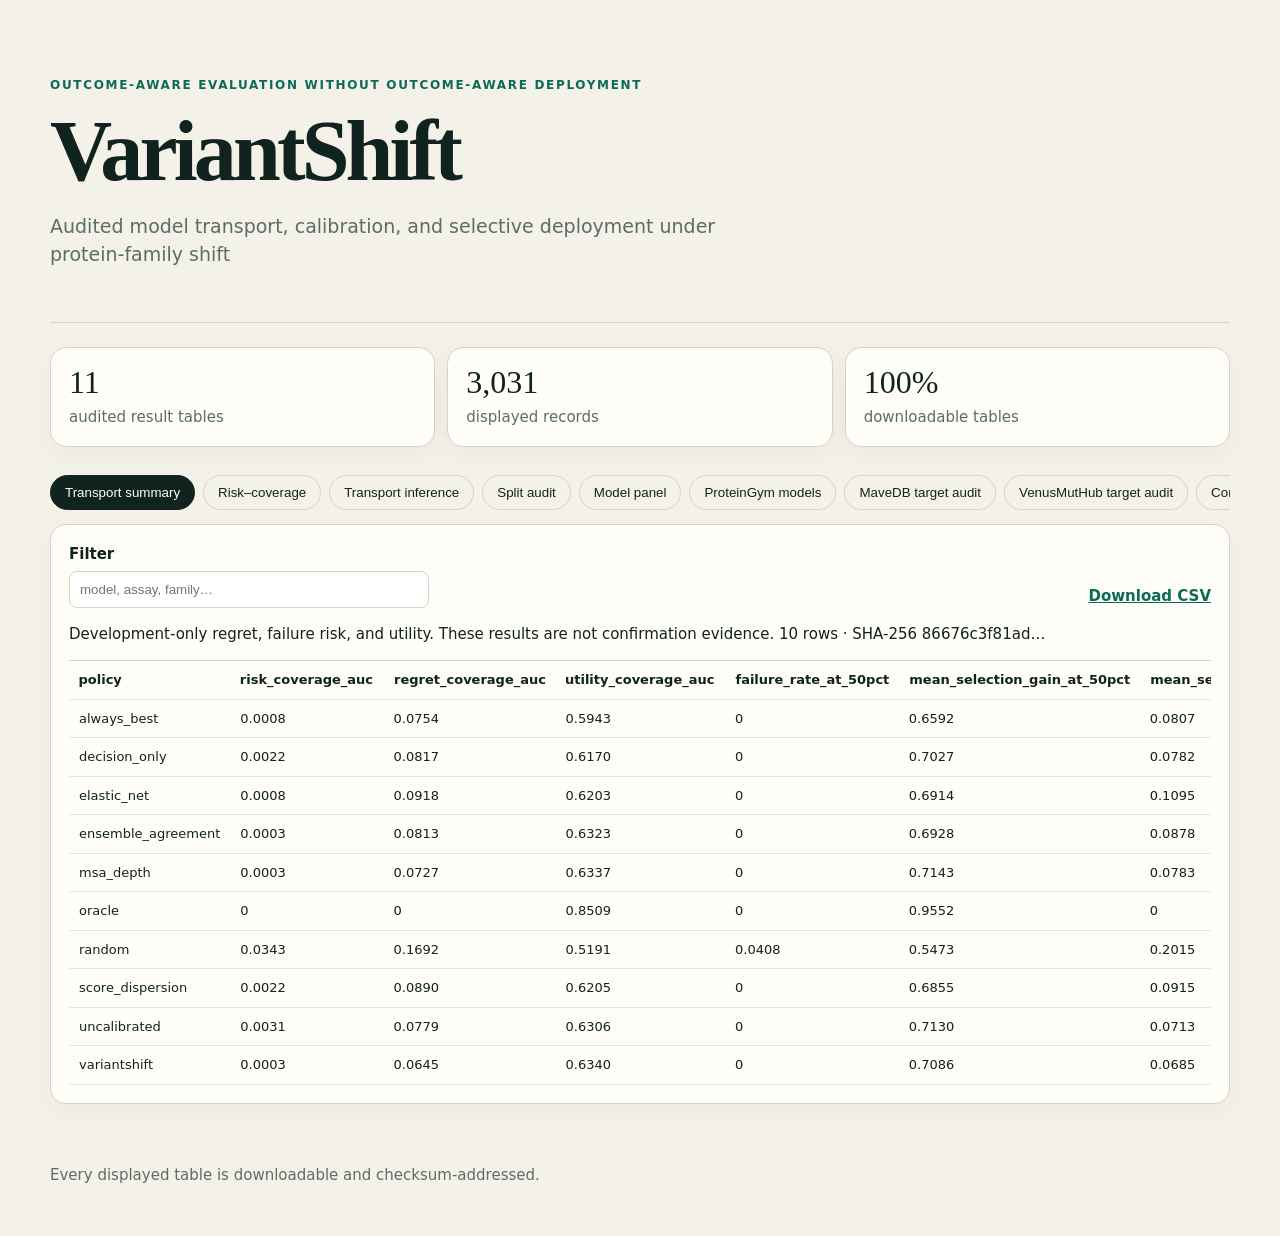
<file: site/index.html>
<!doctype html>
<html lang="en">
<head>
  <meta charset="utf-8">
  <meta name="viewport" content="width=device-width, initial-scale=1">
  <meta name="description" content="VariantShift benchmark and reliability explorer">
  <title>VariantShift</title>
  <link rel="stylesheet" href="styles.css">
</head>
<body>
  <header>
    <p class="eyebrow">Outcome-aware evaluation without outcome-aware deployment</p>
    <h1>VariantShift</h1>
    <p class="subtitle">Audited model transport, calibration, and selective deployment under protein-family shift</p>
  </header>
  <main>
    <section id="overview" class="overview" aria-label="Benchmark summary"></section>
    <nav id="tabs" aria-label="Result tables"></nav>
    <section class="panel">
      <div class="toolbar">
        <label>Filter <input id="filter" type="search" placeholder="model, assay, family…"></label>
        <a id="download" class="download" href="#">Download CSV</a>
      </div>
      <p id="description"></p>
      <div id="chart" class="chart" aria-label="Risk coverage chart"></div>
      <div class="table-wrap"><table id="results"></table></div>
      <p id="empty" hidden>No rows match this filter.</p>
    </section>
  </main>
  <footer>Every displayed table is downloadable and checksum-addressed.</footer>
  <script src="app.js"></script>
</body>
</html>
</file>
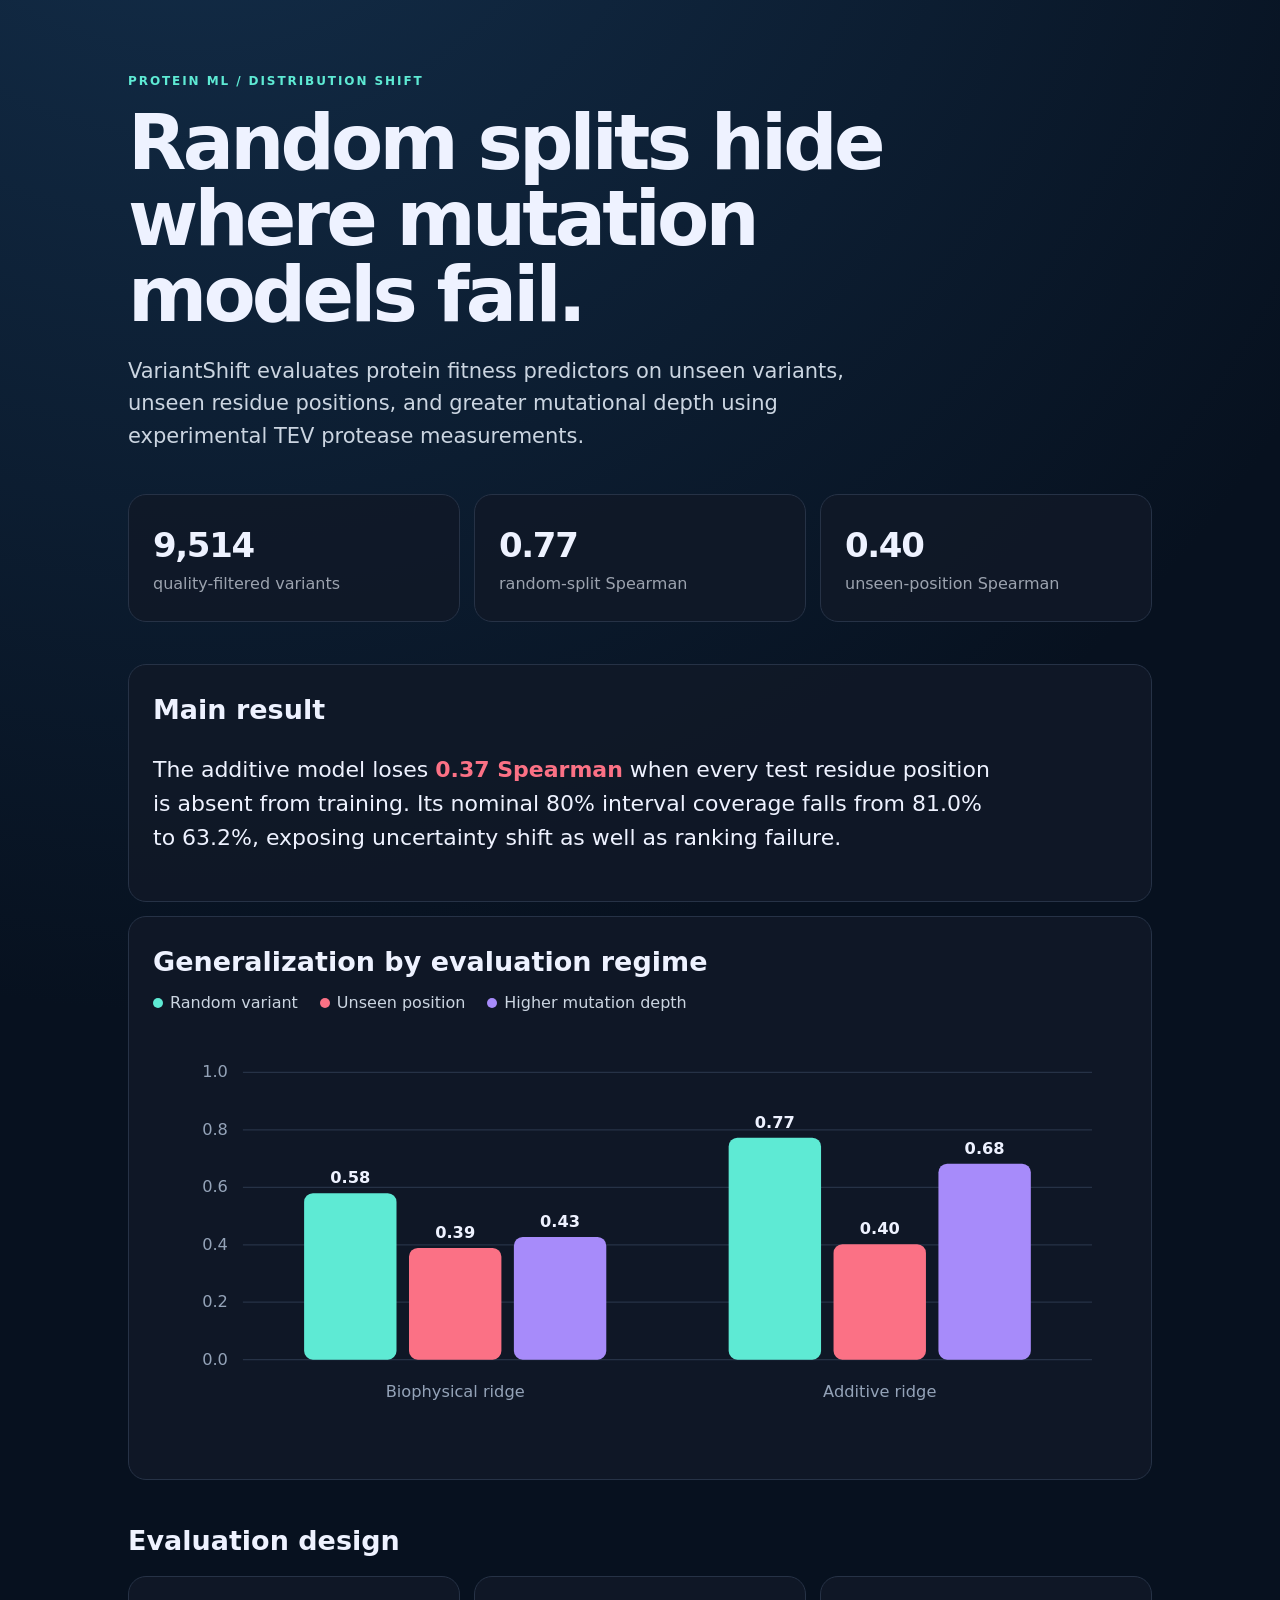
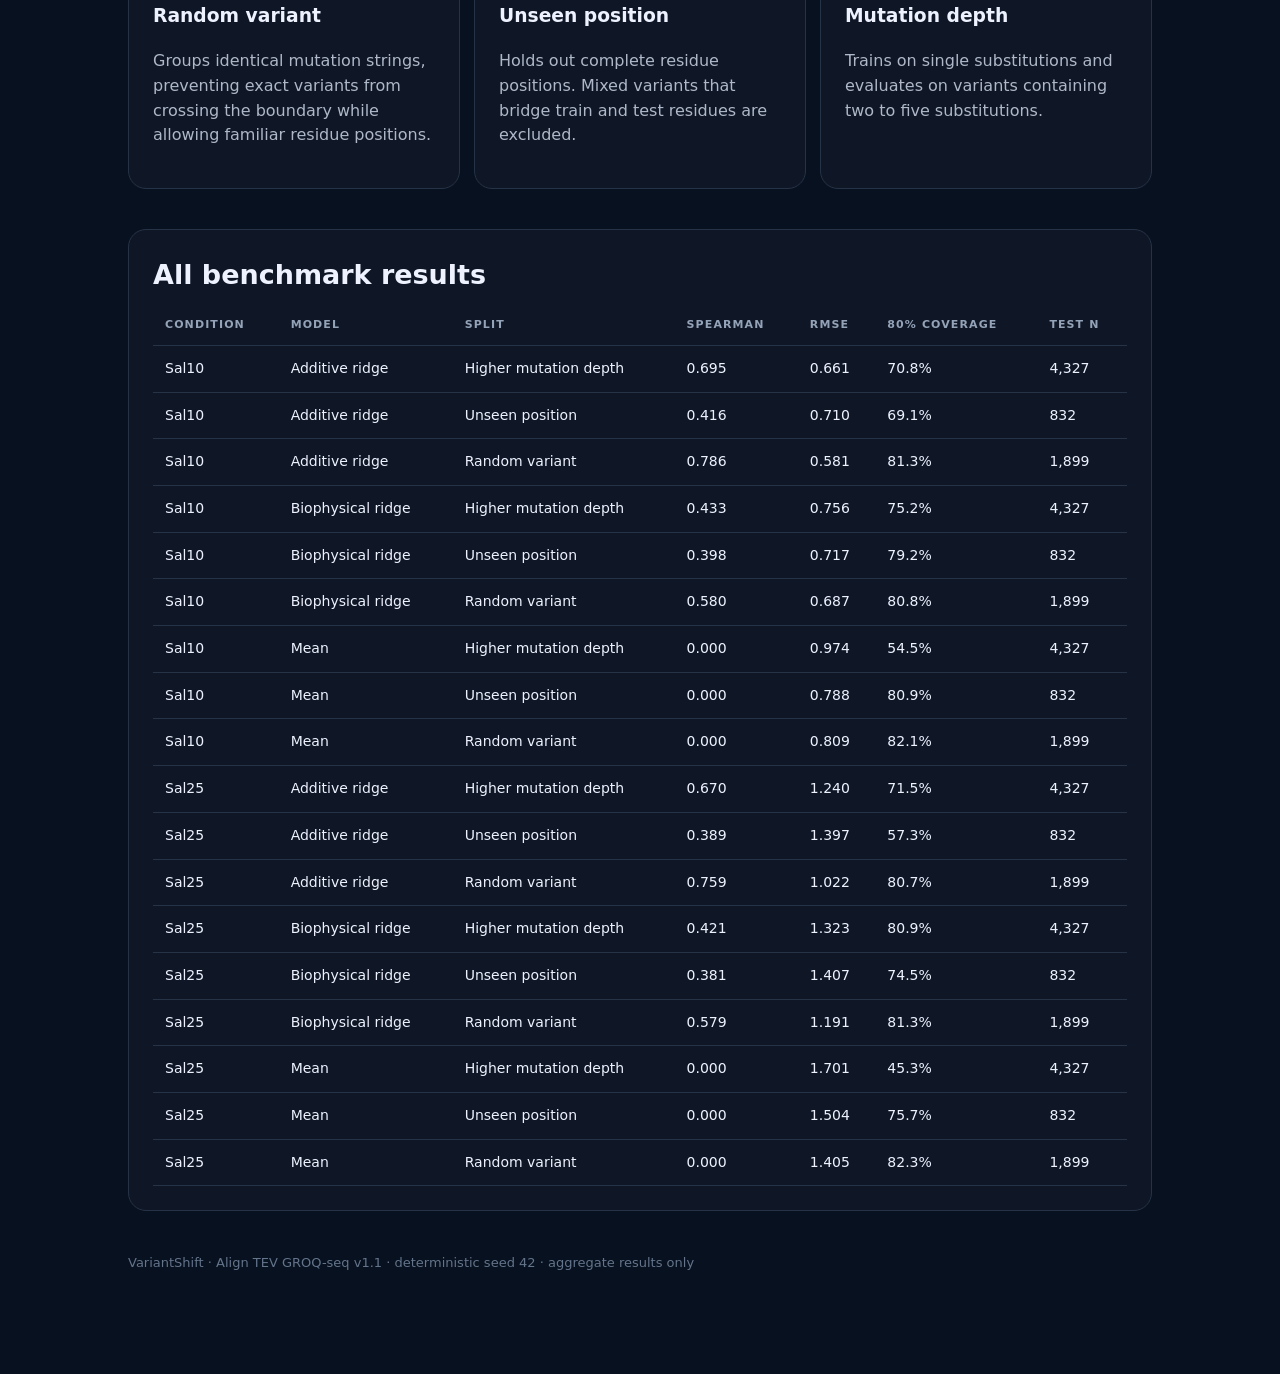
<file: results/report.html>
<!doctype html>
<html lang="en">
<head>
<meta charset="utf-8"><meta name="viewport" content="width=device-width,initial-scale=1">
<title>VariantShift — TEV benchmark</title>
<style>
:root{--ink:#eef2ff;--muted:#9ca3af;--panel:#111827;--line:#263246;--bg:#07111f}
*{box-sizing:border-box} body{margin:0;background:radial-gradient(circle at 15% -10%,#14304d,transparent 38%),var(--bg);color:var(--ink);font:16px/1.55 ui-sans-serif,system-ui,sans-serif}
main{max-width:1080px;margin:auto;padding:72px 28px 100px} .eyebrow{color:#5eead4;text-transform:uppercase;letter-spacing:.16em;font-size:12px;font-weight:800}
h1{font-size:clamp(42px,7vw,76px);line-height:1;margin:14px 0 22px;letter-spacing:-.05em;max-width:900px} .lede{font-size:21px;color:#cbd5e1;max-width:760px}
.stats{display:grid;grid-template-columns:repeat(3,1fr);gap:14px;margin:42px 0} .stat,.panel{background:color-mix(in srgb,var(--panel) 88%,transparent);border:1px solid var(--line);border-radius:18px;padding:24px}
.stat strong{display:block;font-size:34px;letter-spacing:-.04em} .stat span{color:var(--muted)} h2{font-size:27px;margin:0 0 8px} .finding{font-size:22px;max-width:840px}
.accent{color:#fb7185;font-weight:800} .grid{stroke:#263246;stroke-width:1} .axis,.label{fill:#94a3b8;font-size:13px} .value{fill:#eef2ff;font-size:13px;font-weight:800}
.legend{display:flex;gap:22px;flex-wrap:wrap;color:#cbd5e1;margin:8px 0 20px} .dot{width:10px;height:10px;border-radius:50%;display:inline-block;margin-right:7px}
table{border-collapse:collapse;width:100%;font-size:14px} th,td{text-align:left;padding:12px;border-bottom:1px solid var(--line)} th{color:#94a3b8;font-size:11px;text-transform:uppercase;letter-spacing:.1em}
.methods{display:grid;grid-template-columns:repeat(3,1fr);gap:14px;margin-top:14px} .methods h3{margin-top:0} .methods p{color:#aeb8c8} footer{margin-top:42px;color:#64748b;font-size:13px}
@media(max-width:760px){.stats,.methods{grid-template-columns:1fr}.table-wrap{overflow:auto}}
</style>
</head>
<body><main>
<div class="eyebrow">Protein ML / Distribution shift</div>
<h1>Random splits hide where mutation models fail.</h1>
<p class="lede">VariantShift evaluates protein fitness predictors on unseen variants, unseen residue positions, and greater mutational depth using experimental TEV protease measurements.</p>
<section class="stats">
  <div class="stat"><strong>9,514</strong><span>quality-filtered variants</span></div>
  <div class="stat"><strong>0.77</strong><span>random-split Spearman</span></div>
  <div class="stat"><strong>0.40</strong><span>unseen-position Spearman</span></div>
</section>
<section class="panel"><h2>Main result</h2>
<p class="finding">The additive model loses <span class="accent">0.37 Spearman</span> when every test residue position is absent from training. Its nominal 80% interval coverage falls from 81.0% to 63.2%, exposing uncertainty shift as well as ranking failure.</p>
</section>
<section class="panel" style="margin-top:14px"><h2>Generalization by evaluation regime</h2>
<div class="legend"><span><i class="dot" style="background:#5eead4"></i>Random variant</span><span><i class="dot" style="background:#fb7185"></i>Unseen position</span><span><i class="dot" style="background:#a78bfa"></i>Higher mutation depth</span></div>
<svg viewBox="0 0 780 330" role="img" aria-label="Spearman correlation by evaluation split"><line x1="72" y1="260.0" x2="752" y2="260.0" class="grid"/><text x="60" y="264.0" text-anchor="end" class="axis">0.0</text><line x1="72" y1="214.0" x2="752" y2="214.0" class="grid"/><text x="60" y="218.0" text-anchor="end" class="axis">0.2</text><line x1="72" y1="168.0" x2="752" y2="168.0" class="grid"/><text x="60" y="172.0" text-anchor="end" class="axis">0.4</text><line x1="72" y1="122.0" x2="752" y2="122.0" class="grid"/><text x="60" y="126.0" text-anchor="end" class="axis">0.6</text><line x1="72" y1="76.0" x2="752" y2="76.0" class="grid"/><text x="60" y="80.0" text-anchor="end" class="axis">0.8</text><line x1="72" y1="30.0" x2="752" y2="30.0" class="grid"/><text x="60" y="34.0" text-anchor="end" class="axis">1.0</text><rect x="121.0" y="126.7" width="74" height="133.3" rx="7" fill="#5eead4"/><text x="158.0" y="118.7" text-anchor="middle" class="value">0.58</text><rect x="205.0" y="170.5" width="74" height="89.5" rx="7" fill="#fb7185"/><text x="242.0" y="162.5" text-anchor="middle" class="value">0.39</text><rect x="289.0" y="161.8" width="74" height="98.2" rx="7" fill="#a78bfa"/><text x="326.0" y="153.8" text-anchor="middle" class="value">0.43</text><text x="242.0" y="290" text-anchor="middle" class="label">Biophysical ridge</text><rect x="461.0" y="82.3" width="74" height="177.7" rx="7" fill="#5eead4"/><text x="498.0" y="74.3" text-anchor="middle" class="value">0.77</text><rect x="545.0" y="167.5" width="74" height="92.5" rx="7" fill="#fb7185"/><text x="582.0" y="159.5" text-anchor="middle" class="value">0.40</text><rect x="629.0" y="103.1" width="74" height="156.9" rx="7" fill="#a78bfa"/><text x="666.0" y="95.1" text-anchor="middle" class="value">0.68</text><text x="582.0" y="290" text-anchor="middle" class="label">Additive ridge</text></svg>
</section>
<section style="margin-top:40px"><h2>Evaluation design</h2><div class="methods">
<div class="panel"><h3>Random variant</h3><p>Groups identical mutation strings, preventing exact variants from crossing the boundary while allowing familiar residue positions.</p></div>
<div class="panel"><h3>Unseen position</h3><p>Holds out complete residue positions. Mixed variants that bridge train and test residues are excluded.</p></div>
<div class="panel"><h3>Mutation depth</h3><p>Trains on single substitutions and evaluates on variants containing two to five substitutions.</p></div>
</div></section>
<section class="panel" style="margin-top:40px"><h2>All benchmark results</h2><div class="table-wrap"><table>
<thead><tr><th>Condition</th><th>Model</th><th>Split</th><th>Spearman</th><th>RMSE</th><th>80% coverage</th><th>Test n</th></tr></thead>
<tbody><tr><td>Sal10</td><td>Additive ridge</td><td>Higher mutation depth</td><td>0.695</td><td>0.661</td><td>70.8%</td><td>4,327</td></tr><tr><td>Sal10</td><td>Additive ridge</td><td>Unseen position</td><td>0.416</td><td>0.710</td><td>69.1%</td><td>832</td></tr><tr><td>Sal10</td><td>Additive ridge</td><td>Random variant</td><td>0.786</td><td>0.581</td><td>81.3%</td><td>1,899</td></tr><tr><td>Sal10</td><td>Biophysical ridge</td><td>Higher mutation depth</td><td>0.433</td><td>0.756</td><td>75.2%</td><td>4,327</td></tr><tr><td>Sal10</td><td>Biophysical ridge</td><td>Unseen position</td><td>0.398</td><td>0.717</td><td>79.2%</td><td>832</td></tr><tr><td>Sal10</td><td>Biophysical ridge</td><td>Random variant</td><td>0.580</td><td>0.687</td><td>80.8%</td><td>1,899</td></tr><tr><td>Sal10</td><td>Mean</td><td>Higher mutation depth</td><td>0.000</td><td>0.974</td><td>54.5%</td><td>4,327</td></tr><tr><td>Sal10</td><td>Mean</td><td>Unseen position</td><td>0.000</td><td>0.788</td><td>80.9%</td><td>832</td></tr><tr><td>Sal10</td><td>Mean</td><td>Random variant</td><td>0.000</td><td>0.809</td><td>82.1%</td><td>1,899</td></tr><tr><td>Sal25</td><td>Additive ridge</td><td>Higher mutation depth</td><td>0.670</td><td>1.240</td><td>71.5%</td><td>4,327</td></tr><tr><td>Sal25</td><td>Additive ridge</td><td>Unseen position</td><td>0.389</td><td>1.397</td><td>57.3%</td><td>832</td></tr><tr><td>Sal25</td><td>Additive ridge</td><td>Random variant</td><td>0.759</td><td>1.022</td><td>80.7%</td><td>1,899</td></tr><tr><td>Sal25</td><td>Biophysical ridge</td><td>Higher mutation depth</td><td>0.421</td><td>1.323</td><td>80.9%</td><td>4,327</td></tr><tr><td>Sal25</td><td>Biophysical ridge</td><td>Unseen position</td><td>0.381</td><td>1.407</td><td>74.5%</td><td>832</td></tr><tr><td>Sal25</td><td>Biophysical ridge</td><td>Random variant</td><td>0.579</td><td>1.191</td><td>81.3%</td><td>1,899</td></tr><tr><td>Sal25</td><td>Mean</td><td>Higher mutation depth</td><td>0.000</td><td>1.701</td><td>45.3%</td><td>4,327</td></tr><tr><td>Sal25</td><td>Mean</td><td>Unseen position</td><td>0.000</td><td>1.504</td><td>75.7%</td><td>832</td></tr><tr><td>Sal25</td><td>Mean</td><td>Random variant</td><td>0.000</td><td>1.405</td><td>82.3%</td><td>1,899</td></tr></tbody></table></div></section>
<footer>VariantShift · Align TEV GROQ-seq v1.1 · deterministic seed 42 · aggregate results only</footer>
</main></body></html>
</file>
<file: site/styles.css>
:root{color-scheme:light;--ink:#10231f;--muted:#5a6d67;--paper:#f4f1e8;--panel:#fffdf7;--accent:#0b6b55;--line:#d8d2c3}*{box-sizing:border-box}body{margin:0;background:var(--paper);color:var(--ink);font:15px/1.5 ui-sans-serif,system-ui,-apple-system,BlinkMacSystemFont,"Segoe UI",sans-serif}header,main,footer{width:min(1180px,calc(100% - 32px));margin:auto}header{padding:64px 0 34px;border-bottom:1px solid var(--line)}.eyebrow{text-transform:uppercase;letter-spacing:.14em;font-size:12px;color:var(--accent);font-weight:750}h1{font-family:Georgia,serif;font-size:clamp(42px,8vw,86px);line-height:.95;letter-spacing:-.045em;margin:.2em 0}.subtitle{font-size:19px;color:var(--muted);max-width:720px}.overview{display:grid;grid-template-columns:repeat(auto-fit,minmax(180px,1fr));gap:12px;padding:24px 0}.card,.panel{background:var(--panel);border:1px solid var(--line);border-radius:16px;box-shadow:0 8px 30px #10231f0a}.card{padding:18px}.card strong{display:block;font:32px/1 Georgia,serif;margin-bottom:8px}.card span{color:var(--muted)}nav{display:flex;gap:8px;overflow:auto;padding:4px 0 14px}button{border:1px solid var(--line);background:transparent;padding:9px 14px;border-radius:999px;color:var(--ink);white-space:nowrap;cursor:pointer}button.active{background:var(--ink);color:white;border-color:var(--ink)}.panel{padding:18px;margin-bottom:40px}.toolbar{display:flex;gap:16px;justify-content:space-between;align-items:end;flex-wrap:wrap}.toolbar label{font-weight:650}.toolbar input{display:block;width:min(360px,75vw);margin-top:5px;padding:10px;border:1px solid var(--line);border-radius:8px;background:white}.download{color:var(--accent);font-weight:700}.table-wrap{overflow:auto;max-height:620px;border-top:1px solid var(--line)}table{border-collapse:collapse;width:100%;font-size:13px}th,td{text-align:left;padding:9px 10px;border-bottom:1px solid #e9e4d9;white-space:nowrap}th{position:sticky;top:0;background:var(--panel);z-index:1}tr:hover td{background:#eef7f2}.chart{min-height:0;margin:14px 0}.chart svg{width:100%;height:auto;background:#fbfaf5;border:1px solid var(--line);border-radius:10px}.chart text{font-size:11px;fill:var(--muted)}footer{padding:20px 0 50px;color:var(--muted)}@media(max-width:600px){header{padding-top:36px}.panel{padding:12px}}
</file>
